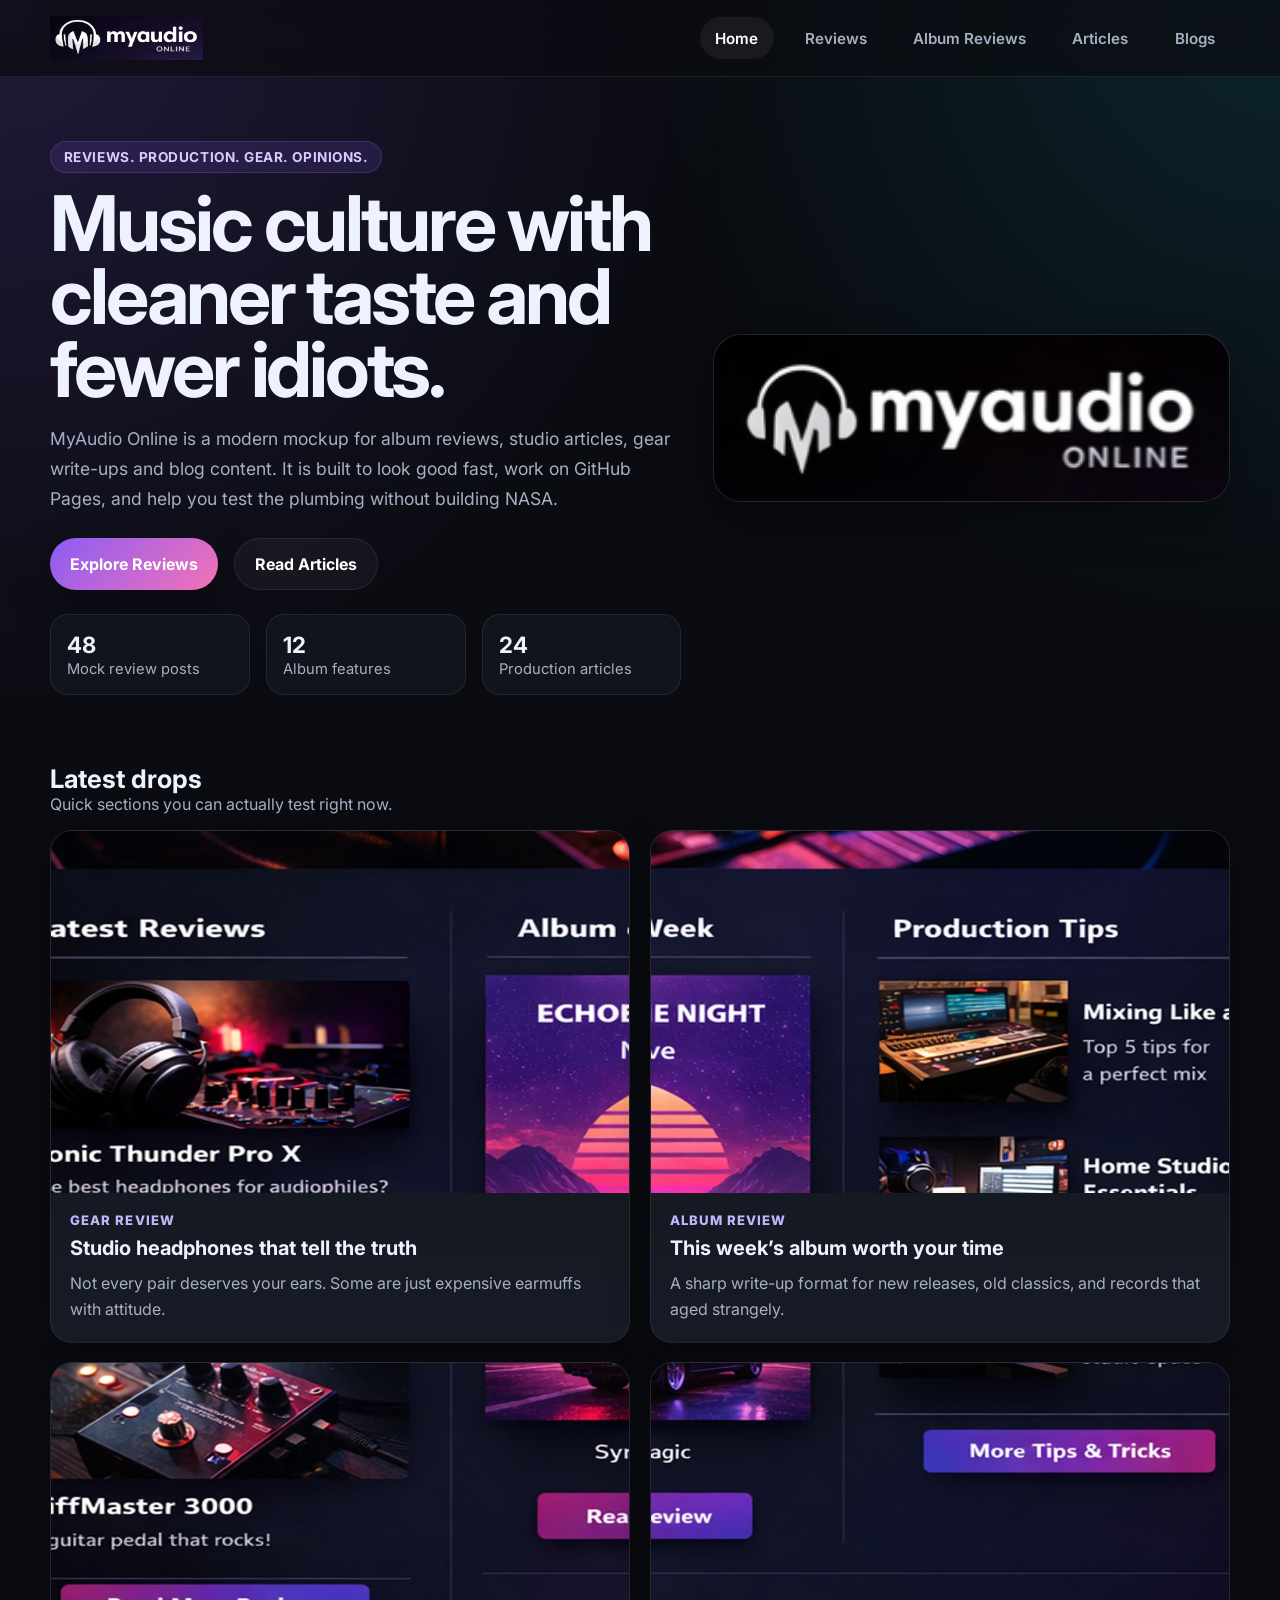
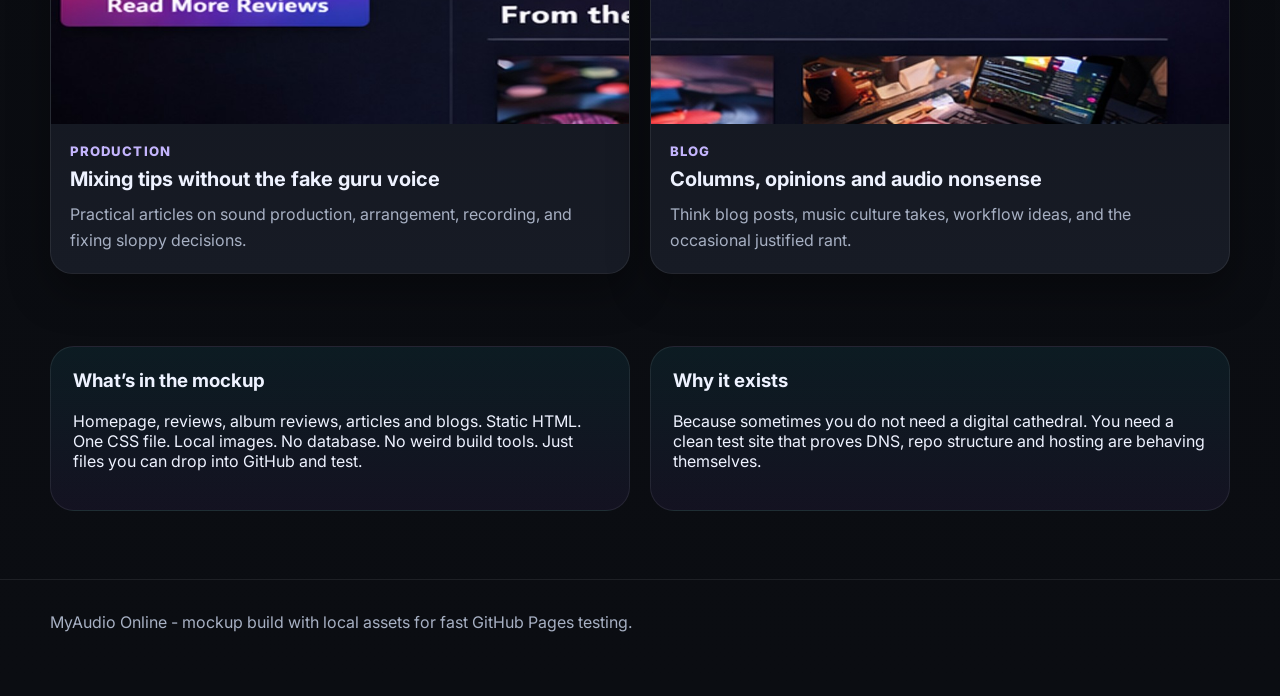
<file: index.html>
<!doctype html>
<html lang="en">
<head>
  <meta charset="utf-8">
  <meta name="viewport" content="width=device-width, initial-scale=1">
  <title>MyAudio Online</title>
  <link rel="stylesheet" href="style.css">
</head>
<body>
<header class="site-header">
  <div class="container nav-wrap">
    <a class="brand" href="index.html"><img src="assets/myaudio-logo.png" alt="MyAudio Online logo"></a>
    <nav class="nav">
      <a class="active" href="index.html">Home</a>
      <a href="reviews.html">Reviews</a>
      <a href="album-reviews.html">Album Reviews</a>
      <a href="articles.html">Articles</a>
      <a href="blogs.html">Blogs</a>
    </nav>
  </div>
</header>

<main>
  <section class="hero">
    <div class="container hero-grid">
      <div>
        <span class="kicker">REVIEWS. PRODUCTION. GEAR. OPINIONS.</span>
        <h1>Music culture with cleaner taste and fewer idiots.</h1>
        <p class="lead">MyAudio Online is a modern mockup for album reviews, studio articles, gear write-ups and blog content. It is built to look good fast, work on GitHub Pages, and help you test the plumbing without building NASA.</p>
        <div class="hero-actions">
          <a class="btn" href="reviews.html">Explore Reviews</a>
          <a class="btn ghost" href="articles.html">Read Articles</a>
        </div>
        <div class="stats">
          <div class="stat"><strong>48</strong><span>Mock review posts</span></div>
          <div class="stat"><strong>12</strong><span>Album features</span></div>
          <div class="stat"><strong>24</strong><span>Production articles</span></div>
        </div>
      </div>
      <div class="hero-card">
        <img src="assets/hero-mockup.png" alt="Homepage mockup">
      </div>
    </div>
  </section>

  <section class="section">
    <div class="container">
      <div class="section-head">
        <div>
          <h2>Latest drops</h2>
          <p>Quick sections you can actually test right now.</p>
        </div>
      </div>
      <div class="grid cards">
        <article class="card">
          <div class="card-media"><img src="assets/review-headphones.jpg" alt=""></div>
          <div class="card-body">
            <div class="eyebrow">Gear Review</div>
            <h3>Studio headphones that tell the truth</h3>
            <p>Not every pair deserves your ears. Some are just expensive earmuffs with attitude.</p>
          </div>
        </article>
        <article class="card">
          <div class="card-media"><img src="assets/album-week.jpg" alt=""></div>
          <div class="card-body">
            <div class="eyebrow">Album Review</div>
            <h3>This week’s album worth your time</h3>
            <p>A sharp write-up format for new releases, old classics, and records that aged strangely.</p>
          </div>
        </article>
        <article class="card">
          <div class="card-media"><img src="assets/tip-mixing.jpg" alt=""></div>
          <div class="card-body">
            <div class="eyebrow">Production</div>
            <h3>Mixing tips without the fake guru voice</h3>
            <p>Practical articles on sound production, arrangement, recording, and fixing sloppy decisions.</p>
          </div>
        </article>
        <article class="card">
          <div class="card-media"><img src="assets/blog-vinyl.jpg" alt=""></div>
          <div class="card-body">
            <div class="eyebrow">Blog</div>
            <h3>Columns, opinions and audio nonsense</h3>
            <p>Think blog posts, music culture takes, workflow ideas, and the occasional justified rant.</p>
          </div>
        </article>
      </div>
    </div>
  </section>

  <section class="section">
    <div class="container split">
      <div class="feature">
        <h3>What’s in the mockup</h3>
        <p>Homepage, reviews, album reviews, articles and blogs. Static HTML. One CSS file. Local images. No database. No weird build tools. Just files you can drop into GitHub and test.</p>
      </div>
      <div class="feature">
        <h3>Why it exists</h3>
        <p>Because sometimes you do not need a digital cathedral. You need a clean test site that proves DNS, repo structure and hosting are behaving themselves.</p>
      </div>
    </div>
  </section>
</main>

<footer class="footer">
  <div class="container">MyAudio Online - mockup build with local assets for fast GitHub Pages testing.</div>
</footer>
</body>
</html>
</file>
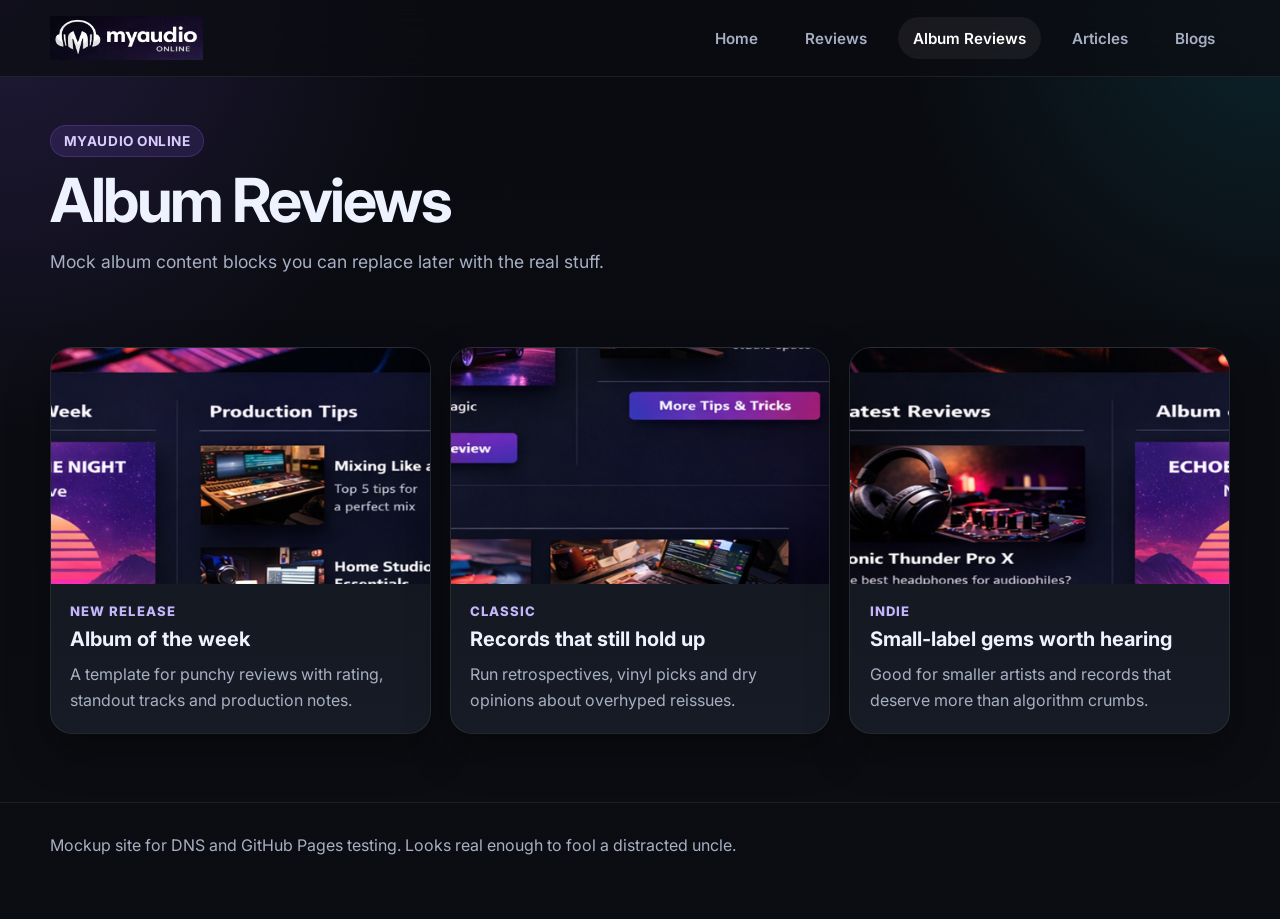
<file: album-reviews.html>
<!doctype html>
<html lang="en">
<head>
  <meta charset="utf-8">
  <meta name="viewport" content="width=device-width, initial-scale=1">
  <title>Album Reviews - MyAudio Online</title>
  <link rel="stylesheet" href="style.css">
</head>
<body>

<header class="site-header">
  <div class="container nav-wrap">
    <a class="brand" href="index.html"><img src="assets/myaudio-logo.png" alt="MyAudio Online logo"></a>
    <nav class="nav">
      <a  href="index.html">Home</a>
      <a  href="reviews.html">Reviews</a>
      <a class="active" href="album-reviews.html">Album Reviews</a>
      <a  href="articles.html">Articles</a>
      <a  href="blogs.html">Blogs</a>
    </nav>
  </div>
</header>
<main>
  <section class="page-hero">
    <div class="container">
      <span class="kicker">MYAUDIO ONLINE</span>
      <h1>Album Reviews</h1>
      <p class="lead">Mock album content blocks you can replace later with the real stuff.</p>
    </div>
  </section>
  <section class="section">
    <div class="container page-grid">
      
      <article class="card">
        <div class="card-media"><img src="assets/album-week.jpg" alt=""></div>
        <div class="card-body">
          <div class="eyebrow">New Release</div>
          <h3>Album of the week</h3>
          <p>A template for punchy reviews with rating, standout tracks and production notes.</p>
        </div>
      </article>
      <article class="card">
        <div class="card-media"><img src="assets/blog-vinyl.jpg" alt=""></div>
        <div class="card-body">
          <div class="eyebrow">Classic</div>
          <h3>Records that still hold up</h3>
          <p>Run retrospectives, vinyl picks and dry opinions about overhyped reissues.</p>
        </div>
      </article>
      <article class="card">
        <div class="card-media"><img src="assets/review-headphones.jpg" alt=""></div>
        <div class="card-body">
          <div class="eyebrow">Indie</div>
          <h3>Small-label gems worth hearing</h3>
          <p>Good for smaller artists and records that deserve more than algorithm crumbs.</p>
        </div>
      </article>
    </div>
  </section>
</main>
<footer class="footer">
  <div class="container">Mockup site for DNS and GitHub Pages testing. Looks real enough to fool a distracted uncle.</div>
</footer>
</body>
</html>
</file>
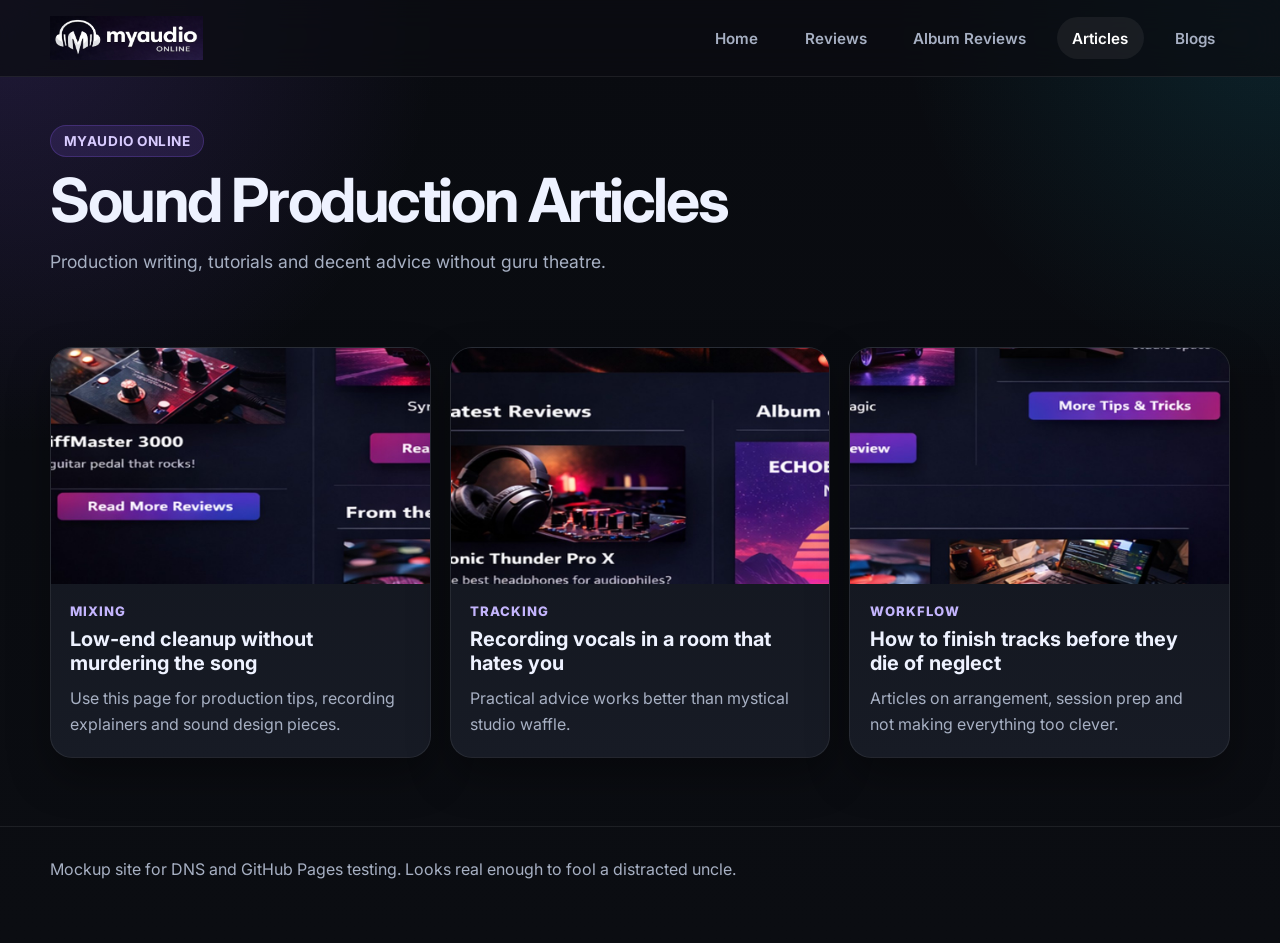
<file: articles.html>
<!doctype html>
<html lang="en">
<head>
  <meta charset="utf-8">
  <meta name="viewport" content="width=device-width, initial-scale=1">
  <title>Articles - MyAudio Online</title>
  <link rel="stylesheet" href="style.css">
</head>
<body>

<header class="site-header">
  <div class="container nav-wrap">
    <a class="brand" href="index.html"><img src="assets/myaudio-logo.png" alt="MyAudio Online logo"></a>
    <nav class="nav">
      <a  href="index.html">Home</a>
      <a  href="reviews.html">Reviews</a>
      <a  href="album-reviews.html">Album Reviews</a>
      <a class="active" href="articles.html">Articles</a>
      <a  href="blogs.html">Blogs</a>
    </nav>
  </div>
</header>
<main>
  <section class="page-hero">
    <div class="container">
      <span class="kicker">MYAUDIO ONLINE</span>
      <h1>Sound Production Articles</h1>
      <p class="lead">Production writing, tutorials and decent advice without guru theatre.</p>
    </div>
  </section>
  <section class="section">
    <div class="container page-grid">
      
      <article class="card">
        <div class="card-media"><img src="assets/tip-mixing.jpg" alt=""></div>
        <div class="card-body">
          <div class="eyebrow">Mixing</div>
          <h3>Low-end cleanup without murdering the song</h3>
          <p>Use this page for production tips, recording explainers and sound design pieces.</p>
        </div>
      </article>
      <article class="card">
        <div class="card-media"><img src="assets/review-headphones.jpg" alt=""></div>
        <div class="card-body">
          <div class="eyebrow">Tracking</div>
          <h3>Recording vocals in a room that hates you</h3>
          <p>Practical advice works better than mystical studio waffle.</p>
        </div>
      </article>
      <article class="card">
        <div class="card-media"><img src="assets/blog-vinyl.jpg" alt=""></div>
        <div class="card-body">
          <div class="eyebrow">Workflow</div>
          <h3>How to finish tracks before they die of neglect</h3>
          <p>Articles on arrangement, session prep and not making everything too clever.</p>
        </div>
      </article>
    </div>
  </section>
</main>
<footer class="footer">
  <div class="container">Mockup site for DNS and GitHub Pages testing. Looks real enough to fool a distracted uncle.</div>
</footer>
</body>
</html>
</file>
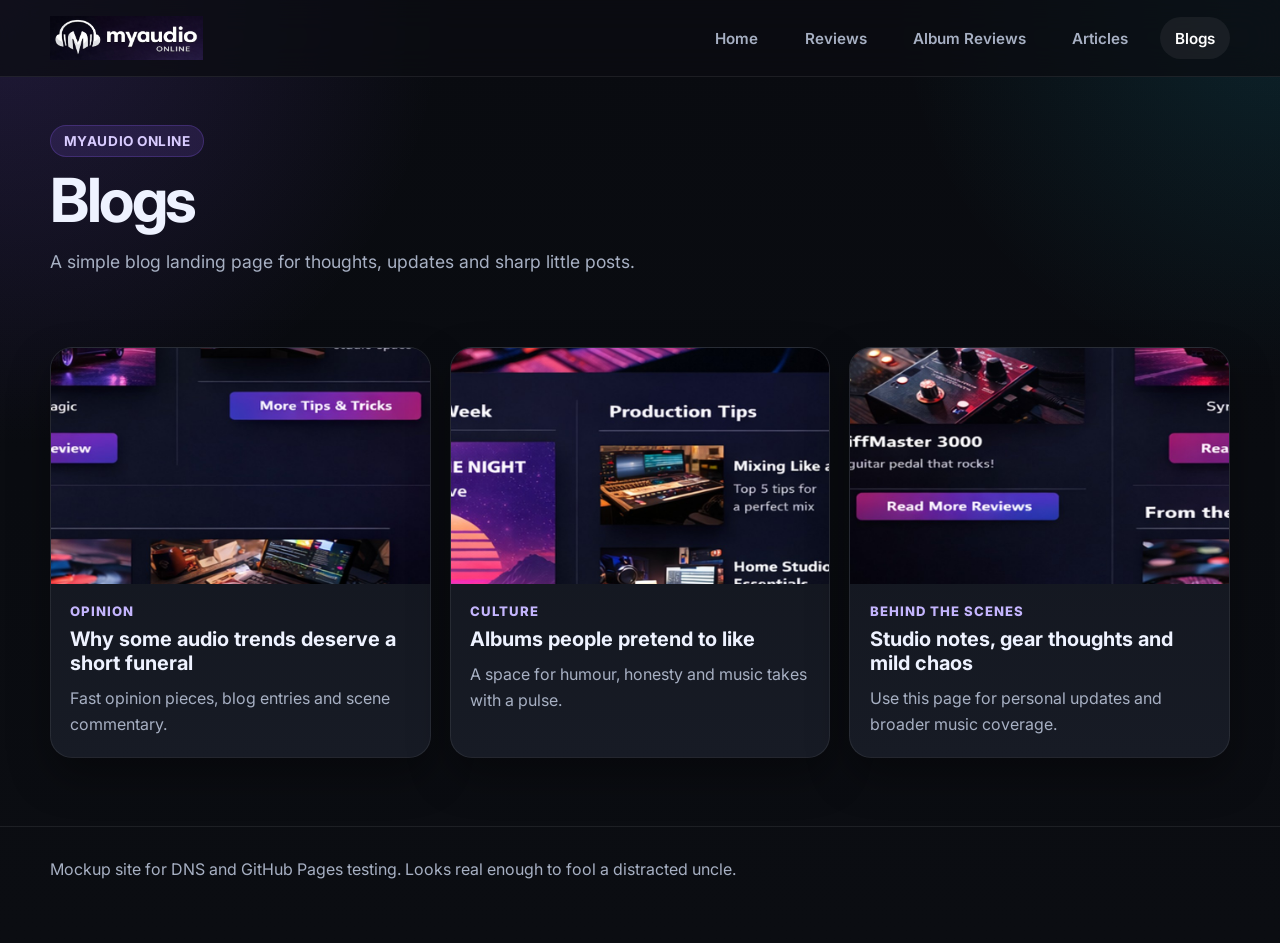
<file: blogs.html>
<!doctype html>
<html lang="en">
<head>
  <meta charset="utf-8">
  <meta name="viewport" content="width=device-width, initial-scale=1">
  <title>Blogs - MyAudio Online</title>
  <link rel="stylesheet" href="style.css">
</head>
<body>

<header class="site-header">
  <div class="container nav-wrap">
    <a class="brand" href="index.html"><img src="assets/myaudio-logo.png" alt="MyAudio Online logo"></a>
    <nav class="nav">
      <a  href="index.html">Home</a>
      <a  href="reviews.html">Reviews</a>
      <a  href="album-reviews.html">Album Reviews</a>
      <a  href="articles.html">Articles</a>
      <a class="active" href="blogs.html">Blogs</a>
    </nav>
  </div>
</header>
<main>
  <section class="page-hero">
    <div class="container">
      <span class="kicker">MYAUDIO ONLINE</span>
      <h1>Blogs</h1>
      <p class="lead">A simple blog landing page for thoughts, updates and sharp little posts.</p>
    </div>
  </section>
  <section class="section">
    <div class="container page-grid">
      
      <article class="card">
        <div class="card-media"><img src="assets/blog-vinyl.jpg" alt=""></div>
        <div class="card-body">
          <div class="eyebrow">Opinion</div>
          <h3>Why some audio trends deserve a short funeral</h3>
          <p>Fast opinion pieces, blog entries and scene commentary.</p>
        </div>
      </article>
      <article class="card">
        <div class="card-media"><img src="assets/album-week.jpg" alt=""></div>
        <div class="card-body">
          <div class="eyebrow">Culture</div>
          <h3>Albums people pretend to like</h3>
          <p>A space for humour, honesty and music takes with a pulse.</p>
        </div>
      </article>
      <article class="card">
        <div class="card-media"><img src="assets/tip-mixing.jpg" alt=""></div>
        <div class="card-body">
          <div class="eyebrow">Behind the scenes</div>
          <h3>Studio notes, gear thoughts and mild chaos</h3>
          <p>Use this page for personal updates and broader music coverage.</p>
        </div>
      </article>
    </div>
  </section>
</main>
<footer class="footer">
  <div class="container">Mockup site for DNS and GitHub Pages testing. Looks real enough to fool a distracted uncle.</div>
</footer>
</body>
</html>
</file>
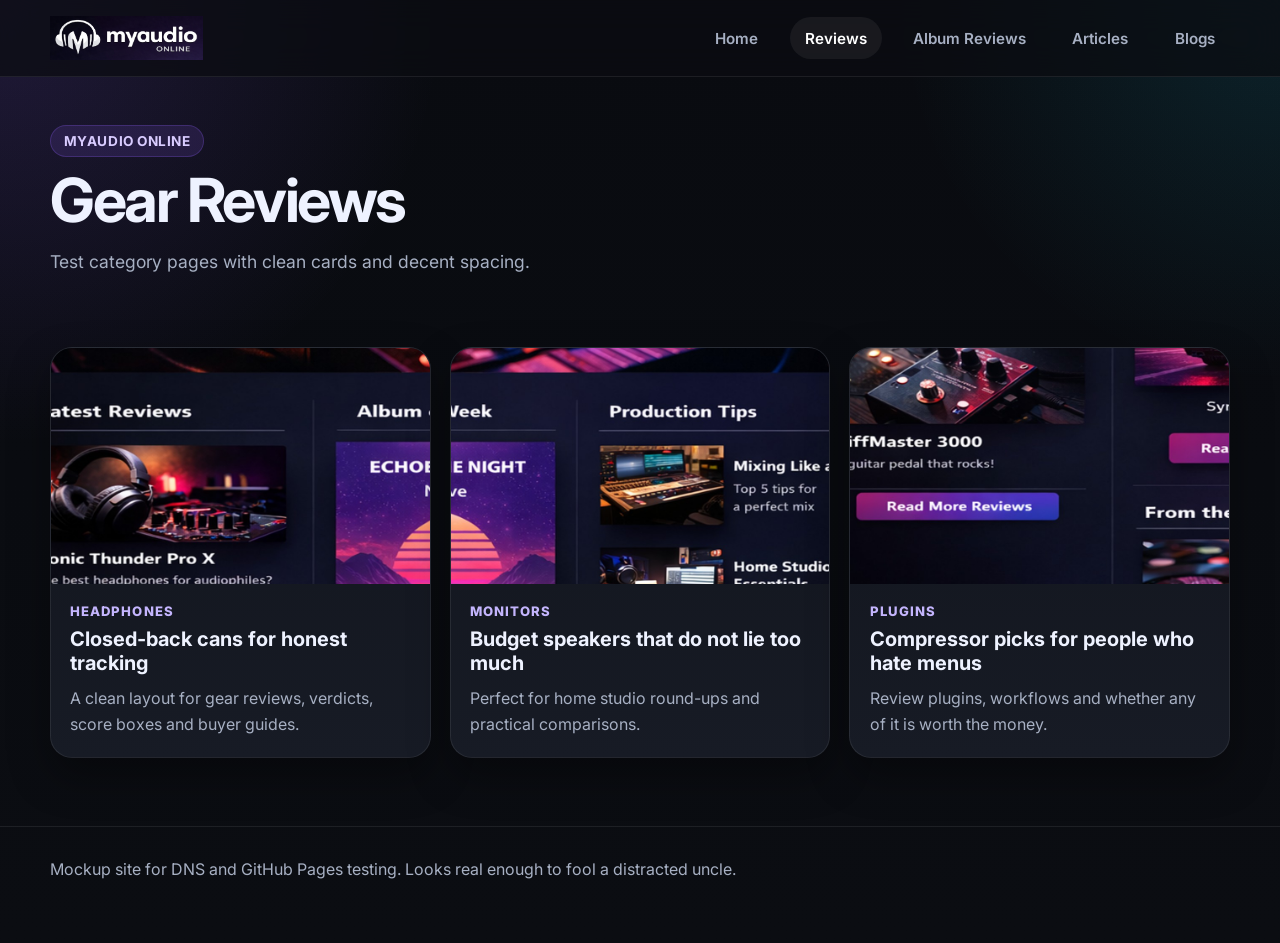
<file: reviews.html>
<!doctype html>
<html lang="en">
<head>
  <meta charset="utf-8">
  <meta name="viewport" content="width=device-width, initial-scale=1">
  <title>Reviews - MyAudio Online</title>
  <link rel="stylesheet" href="style.css">
</head>
<body>

<header class="site-header">
  <div class="container nav-wrap">
    <a class="brand" href="index.html"><img src="assets/myaudio-logo.png" alt="MyAudio Online logo"></a>
    <nav class="nav">
      <a  href="index.html">Home</a>
      <a class="active" href="reviews.html">Reviews</a>
      <a  href="album-reviews.html">Album Reviews</a>
      <a  href="articles.html">Articles</a>
      <a  href="blogs.html">Blogs</a>
    </nav>
  </div>
</header>
<main>
  <section class="page-hero">
    <div class="container">
      <span class="kicker">MYAUDIO ONLINE</span>
      <h1>Gear Reviews</h1>
      <p class="lead">Test category pages with clean cards and decent spacing.</p>
    </div>
  </section>
  <section class="section">
    <div class="container page-grid">
      
      <article class="card">
        <div class="card-media"><img src="assets/review-headphones.jpg" alt=""></div>
        <div class="card-body">
          <div class="eyebrow">Headphones</div>
          <h3>Closed-back cans for honest tracking</h3>
          <p>A clean layout for gear reviews, verdicts, score boxes and buyer guides.</p>
        </div>
      </article>
      <article class="card">
        <div class="card-media"><img src="assets/album-week.jpg" alt=""></div>
        <div class="card-body">
          <div class="eyebrow">Monitors</div>
          <h3>Budget speakers that do not lie too much</h3>
          <p>Perfect for home studio round-ups and practical comparisons.</p>
        </div>
      </article>
      <article class="card">
        <div class="card-media"><img src="assets/tip-mixing.jpg" alt=""></div>
        <div class="card-body">
          <div class="eyebrow">Plugins</div>
          <h3>Compressor picks for people who hate menus</h3>
          <p>Review plugins, workflows and whether any of it is worth the money.</p>
        </div>
      </article>
    </div>
  </section>
</main>
<footer class="footer">
  <div class="container">Mockup site for DNS and GitHub Pages testing. Looks real enough to fool a distracted uncle.</div>
</footer>
</body>
</html>
</file>
<file: style.css>
@import url('https://fonts.googleapis.com/css2?family=Inter:wght@400;500;600;700;800&display=swap');

:root{
  --bg:#0b0d12;
  --panel:#11141c;
  --panel-2:#171b25;
  --text:#eef2ff;
  --muted:#a7b0c3;
  --line:rgba(255,255,255,.08);
  --accent:#8b5cf6;
  --accent-2:#22d3ee;
  --accent-3:#f472b6;
  --shadow:0 18px 40px rgba(0,0,0,.35);
  --radius:22px;
  --max:1180px;
}

*{box-sizing:border-box}
html{scroll-behavior:smooth}
body{
  margin:0;
  font-family:'Inter', 'Trebuchet MS', 'Segoe UI', Arial, sans-serif;
  background:
    radial-gradient(circle at top left, rgba(139,92,246,.18), transparent 28%),
    radial-gradient(circle at top right, rgba(34,211,238,.12), transparent 24%),
    linear-gradient(180deg, #090b10 0%, #0b0d12 100%);
  color:var(--text);
}
a{color:inherit;text-decoration:none}
img{max-width:100%;display:block}
.container{width:min(calc(100% - 2rem), var(--max)); margin:0 auto}
.site-header{
  position:sticky; top:0; z-index:20;
  backdrop-filter: blur(16px);
  background:rgba(11,13,18,.74);
  border-bottom:1px solid var(--line);
}
.nav-wrap{display:flex; align-items:center; justify-content:space-between; gap:1rem; padding:1rem 0}
.brand img{height:44px; width:auto}
.nav{display:flex; gap:1rem; flex-wrap:wrap; align-items:center}
.nav a{
  color:var(--muted); padding:.7rem .95rem; border-radius:999px; font-weight:600; font-size:.95rem;
}
.nav a:hover,.nav a.active{background:rgba(255,255,255,.06); color:#fff}
.btn{
  display:inline-flex; align-items:center; justify-content:center; gap:.5rem;
  padding:.95rem 1.25rem; border-radius:999px; font-weight:700;
  background:linear-gradient(135deg,var(--accent),var(--accent-3)); color:white;
  box-shadow:var(--shadow)
}
.btn.ghost{
  background:rgba(255,255,255,.04); color:#fff; border:1px solid var(--line); box-shadow:none
}
.hero{padding:4rem 0 2rem}
.hero-grid{
  display:grid; grid-template-columns:1.1fr .9fr; gap:2rem; align-items:center
}
.kicker{
  display:inline-block; padding:.45rem .8rem; border-radius:999px; background:rgba(139,92,246,.14);
  border:1px solid rgba(139,92,246,.25); color:#d9ccff; font-size:.85rem; font-weight:700; letter-spacing:.04em;
}
h1{font-size:clamp(2.6rem, 6vw, 5rem); line-height:.95; margin:.9rem 0 1rem; letter-spacing:-.04em}
.lead{font-size:1.1rem; color:var(--muted); max-width:58ch; line-height:1.7}
.hero-actions{display:flex; gap:1rem; flex-wrap:wrap; margin-top:1.5rem}
.hero-card{
  background:linear-gradient(180deg, rgba(255,255,255,.04), rgba(255,255,255,.02));
  border:1px solid var(--line); border-radius:28px; overflow:hidden; box-shadow:var(--shadow);
}
.hero-card img{width:100%; height:100%; object-fit:cover}
.stats{display:grid; grid-template-columns:repeat(3,1fr); gap:1rem; margin-top:1.5rem}
.stat{
  background:var(--panel); border:1px solid var(--line); border-radius:18px; padding:1rem;
}
.stat strong{display:block; font-size:1.4rem}
.stat span{color:var(--muted); font-size:.92rem}
.section{padding:2.25rem 0}
.section-head{display:flex; align-items:end; justify-content:space-between; gap:1rem; margin-bottom:1rem}
.section-head h2{font-size:1.6rem; margin:0}
.section-head p{margin:0; color:var(--muted)}
.grid{display:grid; gap:1.2rem}
.grid.cards{grid-template-columns:repeat(2, minmax(0,1fr))}
.card{
  background:linear-gradient(180deg, var(--panel), var(--panel-2));
  border:1px solid var(--line);
  border-radius:var(--radius); overflow:hidden; box-shadow:var(--shadow);
}
.card-media{aspect-ratio:16/10; overflow:hidden}
.card-media img{width:100%; height:100%; object-fit:cover; transition:transform .35s ease}
.card:hover .card-media img{transform:scale(1.04)}
.card-body{padding:1.2rem}
.eyebrow{color:#c4b5fd; font-size:.82rem; font-weight:800; letter-spacing:.08em; text-transform:uppercase}
.card h3{margin:.5rem 0 .6rem; font-size:1.25rem}
.card p{margin:0; color:var(--muted); line-height:1.65}
.split{
  display:grid; grid-template-columns:1fr 1fr; gap:1.2rem
}
.feature{
  padding:1.4rem; background:linear-gradient(180deg, rgba(34,211,238,.08), rgba(139,92,246,.07));
  border:1px solid var(--line); border-radius:24px
}
.feature h3{margin-top:0}
.footer{
  margin-top:2rem; padding:2rem 0 4rem; border-top:1px solid var(--line); color:var(--muted)
}
.page-hero{padding:3rem 0 1rem}
.page-hero h1{font-size:clamp(2rem, 5vw, 3.8rem)}
.page-grid{display:grid; grid-template-columns:repeat(3, minmax(0,1fr)); gap:1.2rem}
.mini{padding:.9rem 1rem; border:1px solid var(--line); background:rgba(255,255,255,.03); border-radius:18px; color:var(--muted)}
@media (max-width: 980px){
  .hero-grid,.split,.page-grid,.grid.cards{grid-template-columns:1fr}
  .stats{grid-template-columns:1fr 1fr}
}
@media (max-width: 680px){
  .nav-wrap{align-items:flex-start; flex-direction:column}
  .stats{grid-template-columns:1fr}
  h1{line-height:1}
}
</file>
